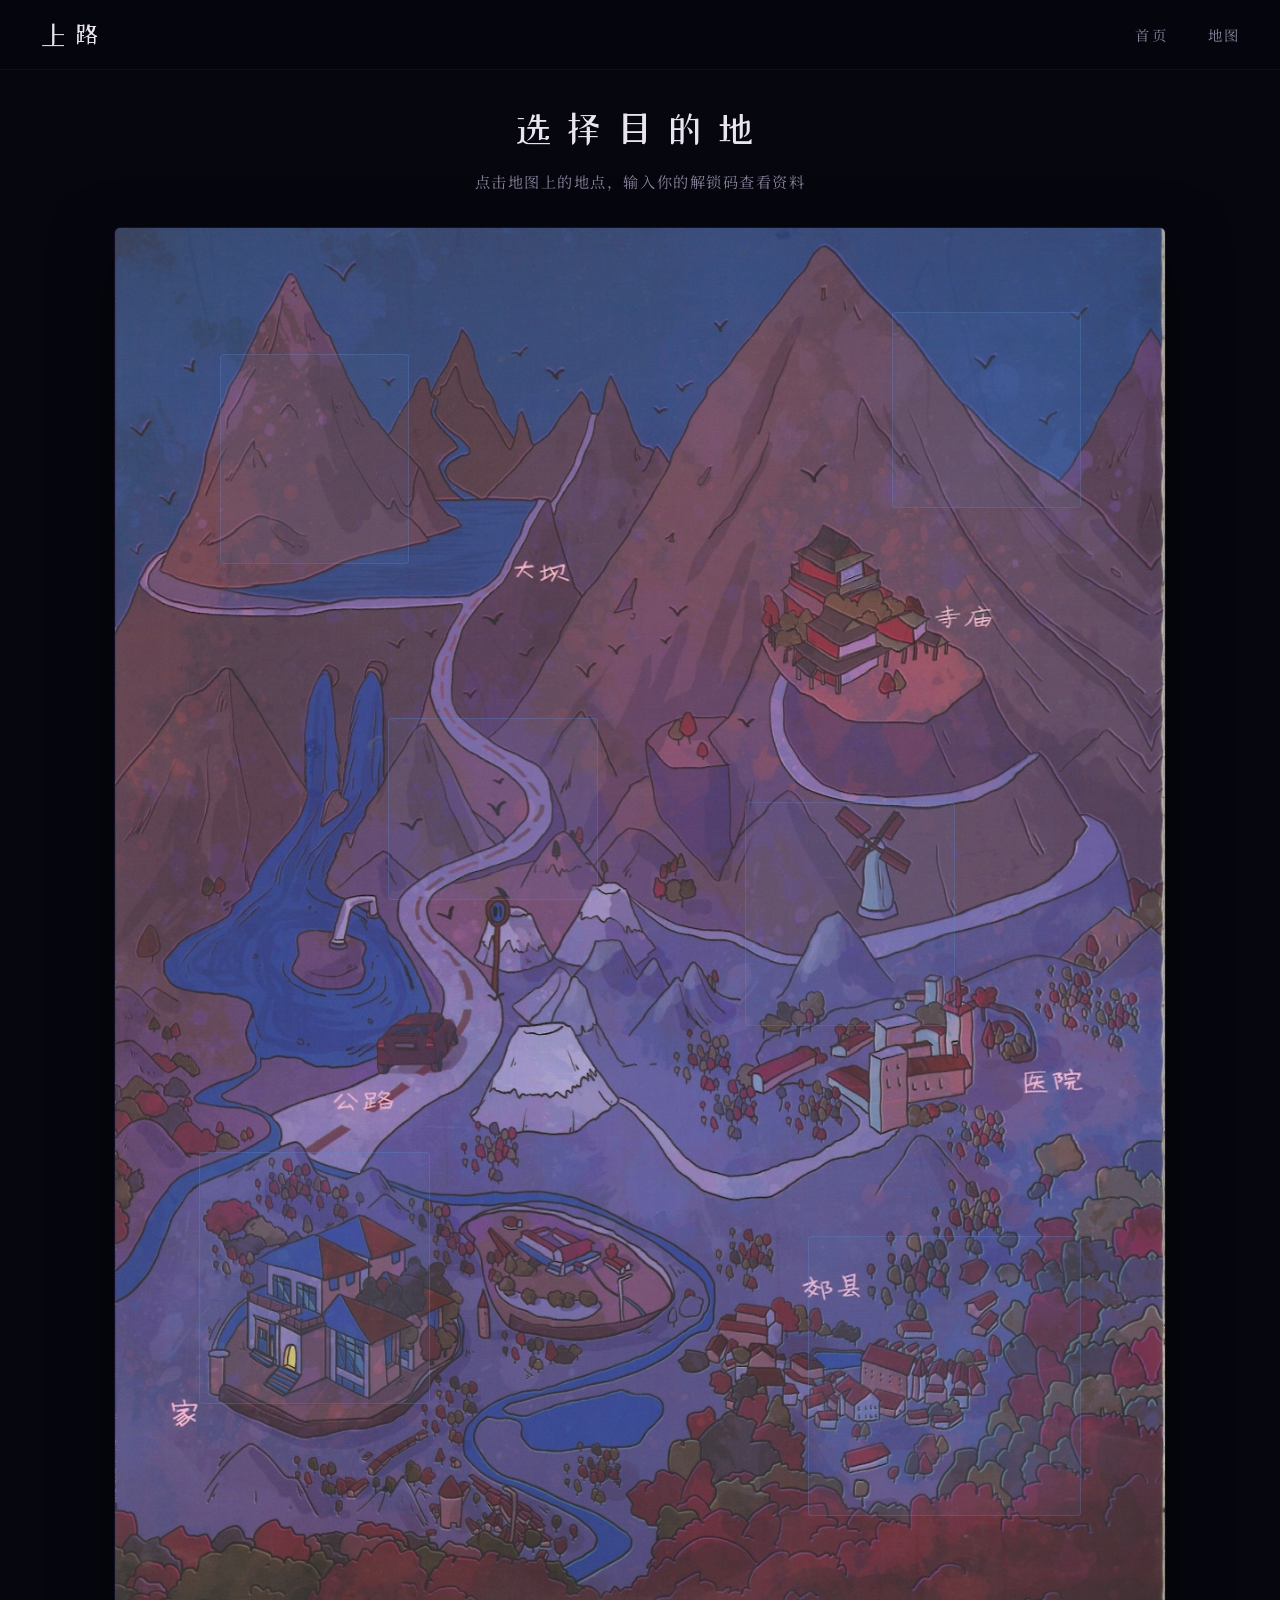
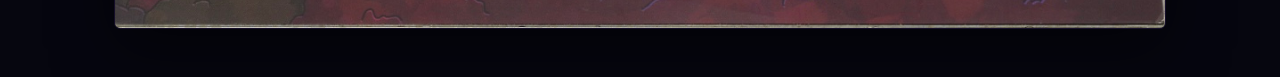
<file: map.html>
<!DOCTYPE html>
<html lang="zh-CN">
<head>
  <meta charset="UTF-8">
  <meta name="viewport" content="width=device-width, initial-scale=1.0">
  <title>上路 · 地图</title>
  <link rel="preconnect" href="https://fonts.googleapis.com">
  <link rel="preconnect" href="https://fonts.gstatic.com" crossorigin>
  <link href="https://fonts.googleapis.com/css2?family=Noto+Serif+SC:wght@400;600;700&family=ZCOOL+XiaoWei&display=swap" rel="stylesheet">
  <link rel="stylesheet" href="css/style.css">
  <link rel="stylesheet" href="css/map.css">
</head>
<body class="map-page">
  <nav class="nav scrolled">
    <a href="index.html" class="nav-logo">上路</a>
    <ul class="nav-links">
      <li><a href="index.html">首页</a></li>
      <li><a href="map.html">地图</a></li>
    </ul>
  </nav>

  <main class="map-container">
    <header class="map-header">
      <h1>选择目的地</h1>
      <p>点击地图上的地点，输入你的解锁码查看资料</p>
    </header>

    <div class="map-wrapper">
      <img src="assets/map/IMG_9832.PNG" alt="上路地图" class="map-image">
      <button class="map-hotspot" data-location="大坝" style="left:10%;top:9%;width:18%;height:15%" aria-label="大坝">
        <span>大坝</span>
      </button>
      <button class="map-hotspot" data-location="寺庙" style="left:74%;top:6%;width:18%;height:14%" aria-label="寺庙">
        <span>寺庙</span>
      </button>
      <button class="map-hotspot" data-location="公路" style="left:26%;top:35%;width:20%;height:13%" aria-label="公路">
        <span>公路</span>
      </button>
      <button class="map-hotspot" data-location="医院" style="left:60%;top:41%;width:20%;height:16%" aria-label="医院">
        <span>医院</span>
      </button>
      <button class="map-hotspot" data-location="家" style="left:8%;top:66%;width:22%;height:18%" aria-label="家">
        <span>家</span>
      </button>
      <button class="map-hotspot" data-location="郊县" style="left:66%;top:72%;width:26%;height:20%" aria-label="郊县">
        <span>郊县</span>
      </button>
    </div>
  </main>

  <div class="unlock-modal" id="unlockModal">
    <div class="unlock-panel">
      <button class="unlock-close" id="modalClose" aria-label="关闭">&times;</button>
      <h2 id="modalTitle">解锁</h2>
      <p class="unlock-hint">请输入 DM 发放的解锁码</p>
      <input type="text" id="unlockInput" class="unlock-input" placeholder="例：ZZJ1208" autocomplete="off" spellcheck="false">
      <p class="unlock-error" id="unlockError"></p>
      <button class="unlock-submit" id="unlockSubmit">解锁资料</button>
    </div>
  </div>

  <script src="js/unlock-config.js"></script>
  <script src="js/map.js"></script>
</body>
</html>
</file>
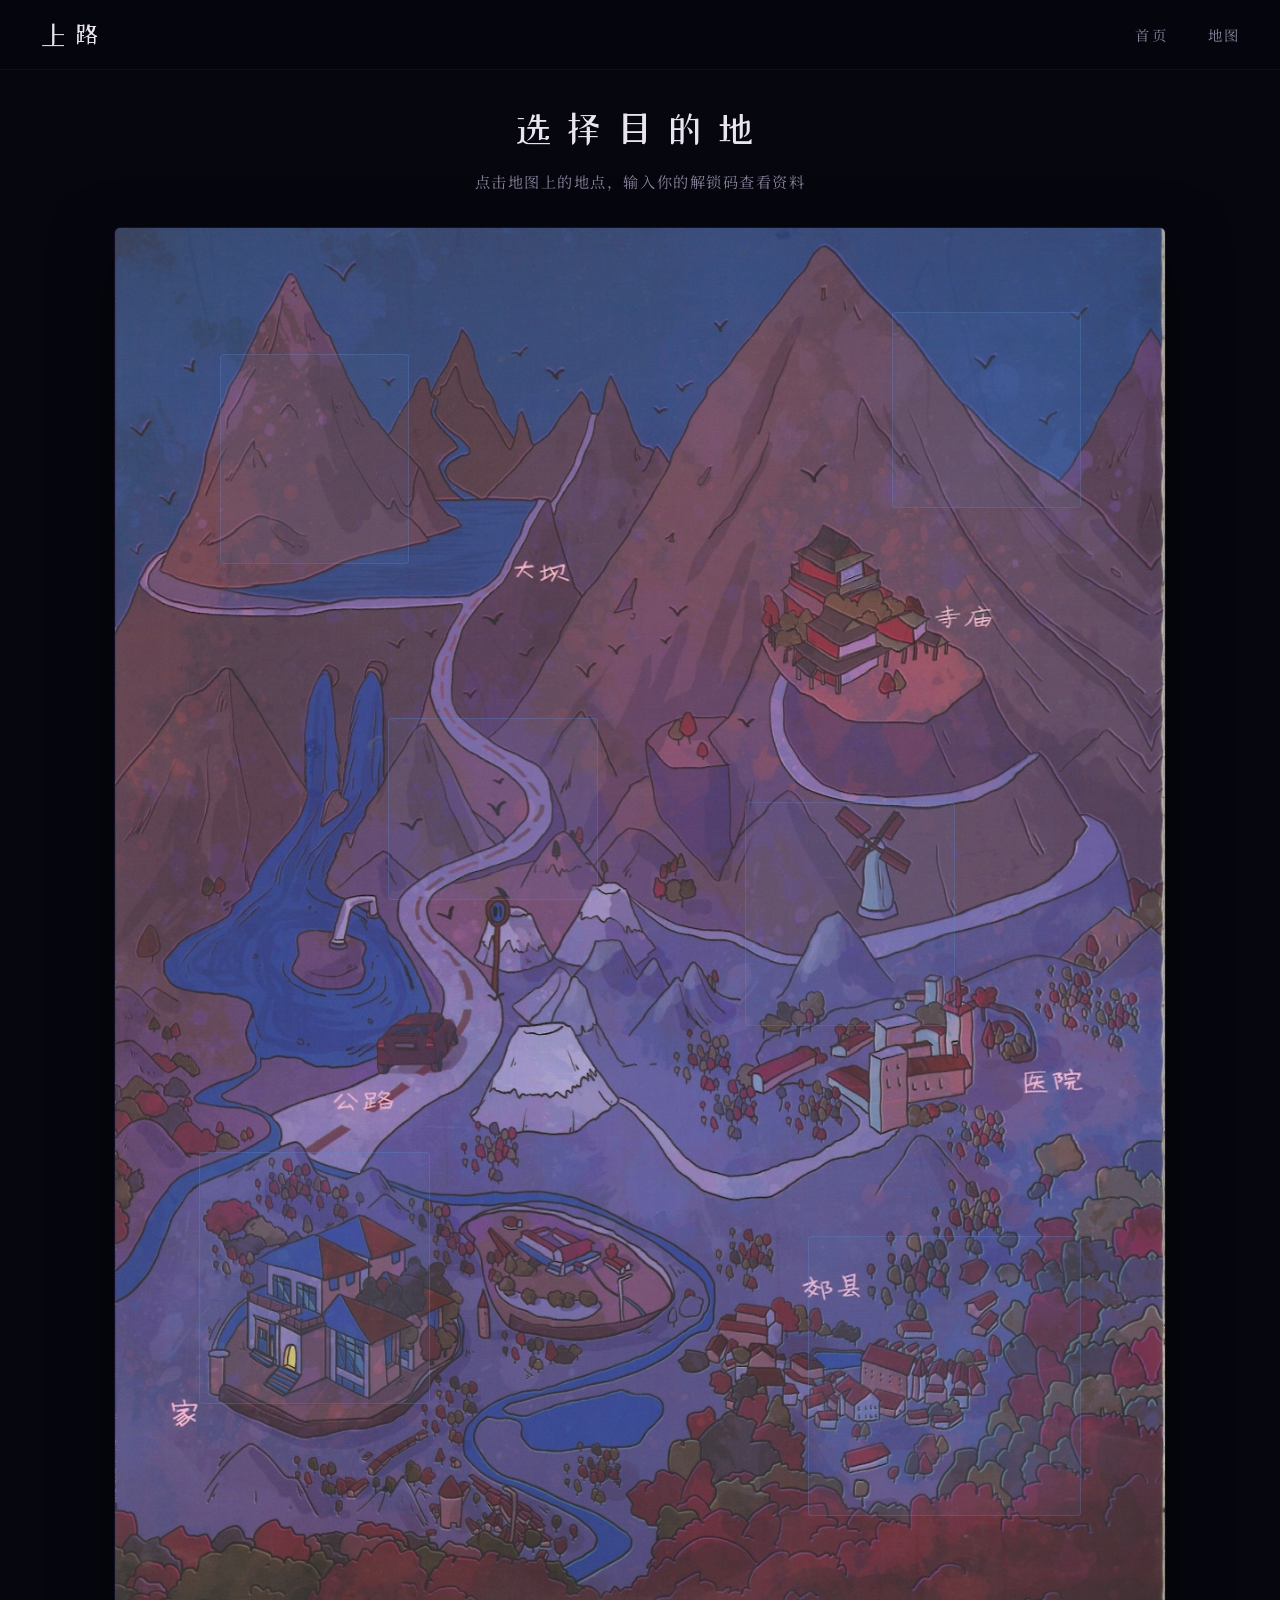
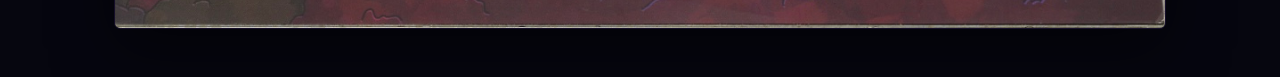
<file: viewer.html>
<!DOCTYPE html>
<html lang="zh-CN">
<head>
  <meta charset="UTF-8">
  <meta name="viewport" content="width=device-width, initial-scale=1.0">
  <title>上路 · 资料</title>
  <link rel="preconnect" href="https://fonts.googleapis.com">
  <link rel="preconnect" href="https://fonts.gstatic.com" crossorigin>
  <link href="https://fonts.googleapis.com/css2?family=Noto+Serif+SC:wght@400;600;700&family=ZCOOL+XiaoWei&display=swap" rel="stylesheet">
  <link rel="stylesheet" href="css/style.css">
  <link rel="stylesheet" href="css/map.css">
</head>
<body class="viewer-page">
  <nav class="nav scrolled">
    <a href="index.html" class="nav-logo">上路</a>
    <ul class="nav-links">
      <li><a href="map.html">返回地图</a></li>
      <li><a href="index.html">首页</a></li>
    </ul>
  </nav>

  <main class="viewer-container">
    <header class="viewer-header">
      <h1 id="viewerTitle">资料</h1>
      <div class="viewer-meta">
        <span id="viewerChar"></span>
        <span class="viewer-divider">·</span>
        <span id="viewerLoc"></span>
      </div>
    </header>
    <div class="viewer-frame-wrap">
      <iframe id="pdfFrame" title="剧本资料" class="pdf-frame"></iframe>
    </div>
  </main>

  <script src="js/unlock-config.js"></script>
  <script src="js/viewer.js"></script>
</body>
</html>
</file>
<file: css/style.css>
*, *::before, *::after {
  margin: 0;
  padding: 0;
  box-sizing: border-box;
}

:root {
  --bg-deep: #06060f;
  --bg-card: #0d0d1a;
  --purple-dark: #1a1030;
  --purple-mid: #2a1b4e;
  --purple-glow: #4a2d7a;
  --red-accent: #8b1538;
  --red-bright: #c41e3a;
  --blue-ghost: #3d5a80;
  --blue-glow: #5b8fd4;
  --text-primary: #e8e4f0;
  --text-muted: #8a849c;
  --text-dim: #5a5470;
  --font-display: 'ZCOOL XiaoWei', 'Noto Serif SC', serif;
  --font-body: 'Noto Serif SC', serif;
  --transition: 0.4s cubic-bezier(0.25, 0.46, 0.45, 0.94);
}

html {
  scroll-behavior: smooth;
  font-size: 16px;
}

body {
  font-family: var(--font-body);
  background: var(--bg-deep);
  color: var(--text-primary);
  overflow-x: hidden;
  line-height: 1.7;
}

.noise-overlay {
  position: fixed;
  inset: 0;
  z-index: 9999;
  pointer-events: none;
  opacity: 0.04;
  background-image: url("data:image/svg+xml,%3Csvg viewBox='0 0 256 256' xmlns='http://www.w3.org/2000/svg'%3E%3Cfilter id='n'%3E%3CfeTurbulence type='fractalNoise' baseFrequency='0.9' numOctaves='4' stitchTiles='stitch'/%3E%3C/filter%3E%3Crect width='100%25' height='100%25' filter='url(%23n)'/%3E%3C/svg%3E");
  background-repeat: repeat;
  background-size: 128px;
}

#particles {
  position: fixed;
  inset: 0;
  z-index: 0;
  pointer-events: none;
}

.container {
  max-width: 1200px;
  margin: 0 auto;
  padding: 0 2rem;
}

.nav {
  position: fixed;
  top: 0;
  left: 0;
  right: 0;
  z-index: 100;
  display: flex;
  align-items: center;
  justify-content: space-between;
  padding: 1.2rem 2.5rem;
  transition: var(--transition);
  background: transparent;
}

.nav.scrolled {
  background: rgba(6, 6, 15, 0.92);
  backdrop-filter: blur(12px);
  border-bottom: 1px solid rgba(74, 45, 122, 0.2);
  padding: 0.8rem 2.5rem;
}

.nav-logo {
  font-family: var(--font-display);
  font-size: 1.6rem;
  color: var(--text-primary);
  text-decoration: none;
  letter-spacing: 0.3em;
}

.nav-links {
  display: flex;
  gap: 2.5rem;
  list-style: none;
}

.nav-links a {
  color: var(--text-muted);
  text-decoration: none;
  font-size: 0.9rem;
  letter-spacing: 0.15em;
  transition: color 0.3s;
  position: relative;
}

.nav-links a::after {
  content: '';
  position: absolute;
  bottom: -4px;
  left: 0;
  width: 0;
  height: 1px;
  background: var(--blue-glow);
  transition: width 0.3s;
}

.nav-links a:hover {
  color: var(--text-primary);
}

.nav-links a:hover::after {
  width: 100%;
}

.nav-toggle {
  display: none;
  flex-direction: column;
  gap: 5px;
  background: none;
  border: none;
  cursor: pointer;
  padding: 4px;
}

.nav-toggle span {
  display: block;
  width: 24px;
  height: 2px;
  background: var(--text-primary);
  transition: var(--transition);
}

.hero {
  position: relative;
  height: 100vh;
  min-height: 600px;
  display: flex;
  align-items: flex-end;
  justify-content: center;
  overflow: hidden;
}

.hero-bg {
  position: absolute;
  inset: 0;
}

.hero-img {
  width: 100%;
  height: 100%;
  object-fit: cover;
  object-position: center 30%;
  animation: heroZoom 20s ease-in-out infinite alternate;
}

@keyframes heroZoom {
  from { transform: scale(1); }
  to { transform: scale(1.08); }
}

.hero-overlay {
  position: absolute;
  inset: 0;
  background:
    linear-gradient(to top, var(--bg-deep) 0%, transparent 40%),
    linear-gradient(to bottom, rgba(6, 6, 15, 0.6) 0%, transparent 30%),
    linear-gradient(to right, rgba(6, 6, 15, 0.5) 0%, transparent 50%);
}

.hero-content {
  position: relative;
  z-index: 2;
  text-align: center;
  padding-bottom: 8rem;
  animation: fadeUp 1.2s ease-out;
}

@keyframes fadeUp {
  from { opacity: 0; transform: translateY(30px); }
  to { opacity: 1; transform: translateY(0); }
}

.hero-tag {
  font-size: 0.85rem;
  letter-spacing: 0.4em;
  color: var(--text-muted);
  margin-bottom: 1rem;
}

.hero-title {
  font-family: var(--font-display);
  font-size: clamp(4rem, 12vw, 8rem);
  font-weight: 400;
  letter-spacing: 0.5em;
  line-height: 1;
  text-shadow: 0 0 60px rgba(91, 143, 212, 0.3);
  margin-bottom: 0.5rem;
}

.hero-subtitle {
  font-size: 0.9rem;
  letter-spacing: 0.6em;
  color: var(--text-dim);
  margin-bottom: 2rem;
}

.hero-quote {
  font-size: 1.1rem;
  color: var(--text-muted);
  font-style: italic;
  margin-bottom: 2.5rem;
  letter-spacing: 0.1em;
}

.hero-cta {
  display: inline-flex;
  align-items: center;
  gap: 0.6rem;
  padding: 0.9rem 2.2rem;
  border: 1px solid rgba(91, 143, 212, 0.4);
  color: var(--text-primary);
  text-decoration: none;
  font-size: 0.9rem;
  letter-spacing: 0.2em;
  transition: var(--transition);
  background: rgba(26, 16, 48, 0.4);
  backdrop-filter: blur(4px);
}

.hero-cta:hover {
  border-color: var(--blue-glow);
  background: rgba(74, 45, 122, 0.3);
  box-shadow: 0 0 30px rgba(91, 143, 212, 0.15);
}

.hero-cta-map {
  margin-right: 1rem;
  border-color: rgba(196, 30, 58, 0.5);
  background: rgba(139, 21, 56, 0.25);
}

.hero-cta-map:hover {
  border-color: var(--red-bright);
  background: rgba(139, 21, 56, 0.4);
  box-shadow: 0 0 30px rgba(196, 30, 58, 0.2);
}

.hero-cta svg {
  animation: bounce 2s ease-in-out infinite;
}

@keyframes bounce {
  0%, 100% { transform: translateY(0); }
  50% { transform: translateY(4px); }
}

.hero-scroll {
  position: absolute;
  bottom: 2rem;
  left: 50%;
  transform: translateX(-50%);
  z-index: 2;
  display: flex;
  flex-direction: column;
  align-items: center;
  gap: 0.5rem;
  color: var(--text-dim);
  font-size: 0.75rem;
  letter-spacing: 0.2em;
}

.scroll-line {
  width: 1px;
  height: 40px;
  background: linear-gradient(to bottom, var(--text-dim), transparent);
  animation: scrollPulse 2s ease-in-out infinite;
}

@keyframes scrollPulse {
  0%, 100% { opacity: 0.3; transform: scaleY(0.6); }
  50% { opacity: 1; transform: scaleY(1); }
}

.story {
  position: relative;
  z-index: 1;
  padding: 8rem 0;
  background: var(--bg-deep);
}

.story-grid {
  display: grid;
  grid-template-columns: 1fr 1.2fr;
  gap: 4rem;
  align-items: center;
}

.story-visual {
  position: relative;
}

.story-img {
  width: 100%;
  border-radius: 4px;
  display: block;
  box-shadow: 0 20px 60px rgba(0, 0, 0, 0.5);
}

.story-img-frame {
  position: absolute;
  inset: -8px;
  border: 1px solid rgba(74, 45, 122, 0.3);
  border-radius: 4px;
  pointer-events: none;
}

.section-label {
  display: inline-block;
  font-size: 0.8rem;
  letter-spacing: 0.3em;
  color: var(--blue-glow);
  margin-bottom: 1rem;
  text-transform: uppercase;
}

.section-title {
  font-family: var(--font-display);
  font-size: clamp(1.8rem, 4vw, 2.5rem);
  font-weight: 400;
  letter-spacing: 0.15em;
  margin-bottom: 2rem;
  line-height: 1.4;
}

.story-body p {
  color: var(--text-muted);
  margin-bottom: 1.2rem;
  font-size: 1rem;
}

.story-count {
  font-size: 1.3rem !important;
  color: var(--red-bright) !important;
  letter-spacing: 0.2em;
  font-style: italic;
  padding: 1rem 0;
  text-align: center;
  border-left: 2px solid var(--red-accent);
  border-right: 2px solid var(--red-accent);
  background: rgba(139, 21, 56, 0.08);
}

.story-meta {
  display: flex;
  gap: 2rem;
  margin-top: 2.5rem;
  padding-top: 2rem;
  border-top: 1px solid rgba(74, 45, 122, 0.2);
}

.meta-item {
  display: flex;
  flex-direction: column;
  gap: 0.3rem;
}

.meta-label {
  font-size: 0.75rem;
  letter-spacing: 0.2em;
  color: var(--text-dim);
}

.meta-value {
  font-size: 0.95rem;
  color: var(--text-primary);
}

.characters {
  position: relative;
  z-index: 1;
  padding: 8rem 0;
  background: linear-gradient(180deg, var(--bg-deep) 0%, var(--purple-dark) 50%, var(--bg-deep) 100%);
}

.section-header {
  text-align: center;
  margin-bottom: 4rem;
}

.section-desc {
  color: var(--text-muted);
  margin-top: 1rem;
  font-size: 1rem;
}

.char-grid {
  display: grid;
  grid-template-columns: repeat(5, 1fr);
  gap: 1.5rem;
}

.char-card {
  position: relative;
  cursor: pointer;
  border-radius: 4px;
  overflow: hidden;
  transition: var(--transition);
}

.char-card:hover {
  transform: translateY(-8px);
}

.char-img-wrap {
  position: relative;
  aspect-ratio: 3/4;
  overflow: hidden;
}

.char-img-wrap img {
  width: 100%;
  height: 100%;
  object-fit: cover;
  transition: transform 0.6s ease;
}

.char-card:hover .char-img-wrap img {
  transform: scale(1.05);
}

.char-overlay {
  position: absolute;
  inset: 0;
  background: linear-gradient(to top, rgba(6, 6, 15, 0.9) 0%, transparent 50%);
  transition: var(--transition);
}

.char-card:hover .char-overlay {
  background: linear-gradient(to top, rgba(26, 16, 48, 0.95) 0%, rgba(74, 45, 122, 0.2) 100%);
}

.char-info {
  position: absolute;
  bottom: 0;
  left: 0;
  right: 0;
  padding: 1.2rem;
  z-index: 2;
}

.char-info h3 {
  font-family: var(--font-display);
  font-size: 1.3rem;
  letter-spacing: 0.2em;
  font-weight: 400;
}

.char-role {
  font-size: 0.8rem;
  color: var(--text-dim);
  letter-spacing: 0.15em;
}

.atmosphere {
  position: relative;
  z-index: 1;
  padding: 6rem 2rem;
  text-align: center;
  background:
    radial-gradient(ellipse at center, rgba(74, 45, 122, 0.15) 0%, transparent 70%),
    var(--bg-deep);
}

.atmo-content blockquote {
  max-width: 600px;
  margin: 0 auto;
}

.atmo-content p {
  font-family: var(--font-display);
  font-size: clamp(1.5rem, 3vw, 2.2rem);
  letter-spacing: 0.3em;
  color: var(--text-muted);
  line-height: 2;
  opacity: 0;
  transform: translateY(20px);
  transition: all 0.8s ease;
}

.atmo-content.visible p {
  opacity: 1;
  transform: translateY(0);
}

.atmo-content.visible p:nth-child(2) { transition-delay: 0.3s; }
.atmo-content.visible p:nth-child(3) { transition-delay: 0.6s; }

.info {
  position: relative;
  z-index: 1;
  padding: 6rem 0;
  background: var(--bg-deep);
}

.info-grid {
  display: grid;
  grid-template-columns: repeat(4, 1fr);
  gap: 1.5rem;
}

.info-card {
  background: var(--bg-card);
  border: 1px solid rgba(74, 45, 122, 0.15);
  border-radius: 4px;
  padding: 2rem 1.5rem;
  text-align: center;
  transition: var(--transition);
}

.info-card:hover {
  border-color: rgba(91, 143, 212, 0.3);
  box-shadow: 0 0 30px rgba(74, 45, 122, 0.1);
}

.info-icon {
  font-size: 1.5rem;
  display: block;
  margin-bottom: 1rem;
}

.info-card h3 {
  font-size: 0.85rem;
  letter-spacing: 0.2em;
  color: var(--text-dim);
  margin-bottom: 0.5rem;
  font-weight: 400;
}

.info-card p {
  font-size: 1rem;
  color: var(--text-primary);
}

.footer {
  position: relative;
  z-index: 1;
  padding: 4rem 0 3rem;
  text-align: center;
  border-top: 1px solid rgba(74, 45, 122, 0.15);
  background: var(--bg-deep);
}

.footer-title {
  font-family: var(--font-display);
  font-size: 2rem;
  letter-spacing: 0.5em;
  margin-bottom: 1rem;
}

.footer-credit {
  color: var(--text-muted);
  font-size: 0.9rem;
  letter-spacing: 0.1em;
  margin-bottom: 0.5rem;
}

.footer-copy {
  color: var(--text-dim);
  font-size: 0.8rem;
  letter-spacing: 0.15em;
}

.lightbox {
  position: fixed;
  inset: 0;
  z-index: 200;
  background: rgba(6, 6, 15, 0.95);
  display: flex;
  flex-direction: column;
  align-items: center;
  justify-content: center;
  opacity: 0;
  pointer-events: none;
  transition: opacity 0.4s;
  backdrop-filter: blur(8px);
}

.lightbox.active {
  opacity: 1;
  pointer-events: all;
}

.lightbox-close {
  position: absolute;
  top: 2rem;
  right: 2rem;
  background: none;
  border: none;
  color: var(--text-primary);
  font-size: 2.5rem;
  cursor: pointer;
  line-height: 1;
  transition: color 0.3s;
}

.lightbox-close:hover {
  color: var(--red-bright);
}

.lightbox img {
  max-width: 90vw;
  max-height: 85vh;
  object-fit: contain;
  border-radius: 4px;
  box-shadow: 0 20px 60px rgba(0, 0, 0, 0.6);
}

.lightbox.prologue-lightbox img {
  max-height: 90vh;
}

.lightbox-name {
  margin-top: 1.5rem;
  font-family: var(--font-display);
  font-size: 1.5rem;
  letter-spacing: 0.3em;
}

.reveal {
  opacity: 0;
  transform: translateY(30px);
  transition: all 0.8s ease;
}

.reveal.visible {
  opacity: 1;
  transform: translateY(0);
}

@media (max-width: 1024px) {
  .char-grid { grid-template-columns: repeat(3, 1fr); }
  .info-grid { grid-template-columns: repeat(2, 1fr); }
}

@media (max-width: 768px) {
  .nav-links {
    display: none;
    position: absolute;
    top: 100%;
    left: 0;
    right: 0;
    flex-direction: column;
    background: rgba(6, 6, 15, 0.95);
    padding: 1.5rem 2.5rem;
    gap: 1.2rem;
    border-bottom: 1px solid rgba(74, 45, 122, 0.2);
  }

  .nav-links.open { display: flex; }
  .nav-toggle { display: flex; }

  .story-grid { grid-template-columns: 1fr; gap: 2.5rem; }
  .char-grid { grid-template-columns: repeat(2, 1fr); gap: 1rem; }
  .info-grid { grid-template-columns: 1fr; }
  .story-meta { flex-direction: column; gap: 1rem; }
  .hero-content { padding-bottom: 6rem; }
  .hero-title { letter-spacing: 0.3em; }
}

@media (max-width: 480px) {
  .char-grid { grid-template-columns: 1fr 1fr; }
  .container { padding: 0 1.2rem; }
  .nav { padding: 1rem 1.2rem; }
}
</file>
<file: css/map.css>
.map-page,
.viewer-page {
  min-height: 100vh;
  background: var(--bg-deep);
}

.map-container {
  max-width: 1100px;
  margin: 0 auto;
  padding: 6rem 1.5rem 3rem;
}

.map-header {
  text-align: center;
  margin-bottom: 2rem;
}

.map-header h1 {
  font-family: var(--font-display);
  font-size: clamp(1.8rem, 4vw, 2.4rem);
  letter-spacing: 0.3em;
  font-weight: 400;
  margin-bottom: 0.5rem;
}

.map-header p {
  color: var(--text-muted);
  font-size: 0.95rem;
  letter-spacing: 0.1em;
}

.map-wrapper {
  position: relative;
  width: 100%;
  border-radius: 6px;
  overflow: hidden;
  box-shadow: 0 20px 60px rgba(0, 0, 0, 0.5);
  border: 1px solid rgba(74, 45, 122, 0.25);
}

.map-image {
  width: 100%;
  display: block;
}

.map-hotspot {
  position: absolute;
  background: rgba(91, 143, 212, 0.08);
  border: 1px solid rgba(91, 143, 212, 0.25);
  border-radius: 4px;
  cursor: pointer;
  transition: var(--transition);
  padding: 0;
}

.map-hotspot span {
  position: absolute;
  bottom: 6px;
  left: 50%;
  transform: translateX(-50%);
  font-size: 0.75rem;
  letter-spacing: 0.2em;
  color: rgba(232, 228, 240, 0.7);
  background: rgba(6, 6, 15, 0.7);
  padding: 2px 8px;
  border-radius: 2px;
  opacity: 0;
  transition: opacity 0.3s;
  white-space: nowrap;
  pointer-events: none;
}

.map-hotspot:hover,
.map-hotspot:focus {
  background: rgba(91, 143, 212, 0.22);
  border-color: var(--blue-glow);
  box-shadow: 0 0 20px rgba(91, 143, 212, 0.2);
  outline: none;
}

.map-hotspot:hover span,
.map-hotspot:focus span {
  opacity: 1;
}

.unlock-modal {
  position: fixed;
  inset: 0;
  z-index: 200;
  background: rgba(6, 6, 15, 0.92);
  display: flex;
  align-items: center;
  justify-content: center;
  opacity: 0;
  pointer-events: none;
  transition: opacity 0.35s;
  backdrop-filter: blur(8px);
  padding: 1.5rem;
}

.unlock-modal.active {
  opacity: 1;
  pointer-events: all;
}

.unlock-panel {
  position: relative;
  width: 100%;
  max-width: 400px;
  background: var(--bg-card);
  border: 1px solid rgba(74, 45, 122, 0.3);
  border-radius: 6px;
  padding: 2.5rem 2rem 2rem;
  text-align: center;
}

.unlock-close {
  position: absolute;
  top: 0.8rem;
  right: 1rem;
  background: none;
  border: none;
  color: var(--text-muted);
  font-size: 1.8rem;
  cursor: pointer;
  line-height: 1;
}

.unlock-close:hover {
  color: var(--red-bright);
}

.unlock-panel h2 {
  font-family: var(--font-display);
  font-size: 1.5rem;
  letter-spacing: 0.2em;
  font-weight: 400;
  margin-bottom: 0.5rem;
}

.unlock-hint {
  color: var(--text-dim);
  font-size: 0.85rem;
  margin-bottom: 1.5rem;
}

.unlock-input {
  width: 100%;
  padding: 0.9rem 1rem;
  background: rgba(6, 6, 15, 0.6);
  border: 1px solid rgba(74, 45, 122, 0.4);
  border-radius: 4px;
  color: var(--text-primary);
  font-size: 1.1rem;
  letter-spacing: 0.15em;
  text-align: center;
  text-transform: uppercase;
  margin-bottom: 0.5rem;
}

.unlock-input:focus {
  outline: none;
  border-color: var(--blue-glow);
  box-shadow: 0 0 15px rgba(91, 143, 212, 0.15);
}

.unlock-error {
  color: var(--red-bright);
  font-size: 0.85rem;
  min-height: 1.4rem;
  margin-bottom: 1rem;
}

.unlock-submit {
  width: 100%;
  padding: 0.85rem;
  background: rgba(74, 45, 122, 0.4);
  border: 1px solid rgba(91, 143, 212, 0.4);
  border-radius: 4px;
  color: var(--text-primary);
  font-size: 0.95rem;
  letter-spacing: 0.2em;
  cursor: pointer;
  transition: var(--transition);
}

.unlock-submit:hover {
  background: rgba(74, 45, 122, 0.6);
  border-color: var(--blue-glow);
}

.viewer-container {
  max-width: 1200px;
  margin: 0 auto;
  padding: 5rem 1rem 1.5rem;
  height: 100vh;
  display: flex;
  flex-direction: column;
}

.viewer-header {
  text-align: center;
  margin-bottom: 1rem;
  flex-shrink: 0;
}

.viewer-header h1 {
  font-family: var(--font-display);
  font-size: 1.6rem;
  letter-spacing: 0.25em;
  font-weight: 400;
}

.viewer-meta {
  color: var(--text-muted);
  font-size: 0.9rem;
  letter-spacing: 0.15em;
  margin-top: 0.3rem;
}

.viewer-divider {
  margin: 0 0.4rem;
  color: var(--text-dim);
}

.viewer-frame-wrap {
  flex: 1;
  min-height: 0;
  border-radius: 6px;
  overflow: hidden;
  border: 1px solid rgba(74, 45, 122, 0.25);
  background: #111;
}

.pdf-frame {
  width: 100%;
  height: 100%;
  border: none;
}

@media (max-width: 768px) {
  .map-hotspot span {
    opacity: 1;
    font-size: 0.65rem;
  }

  .viewer-container {
    padding-top: 4.5rem;
  }
}
</file>
